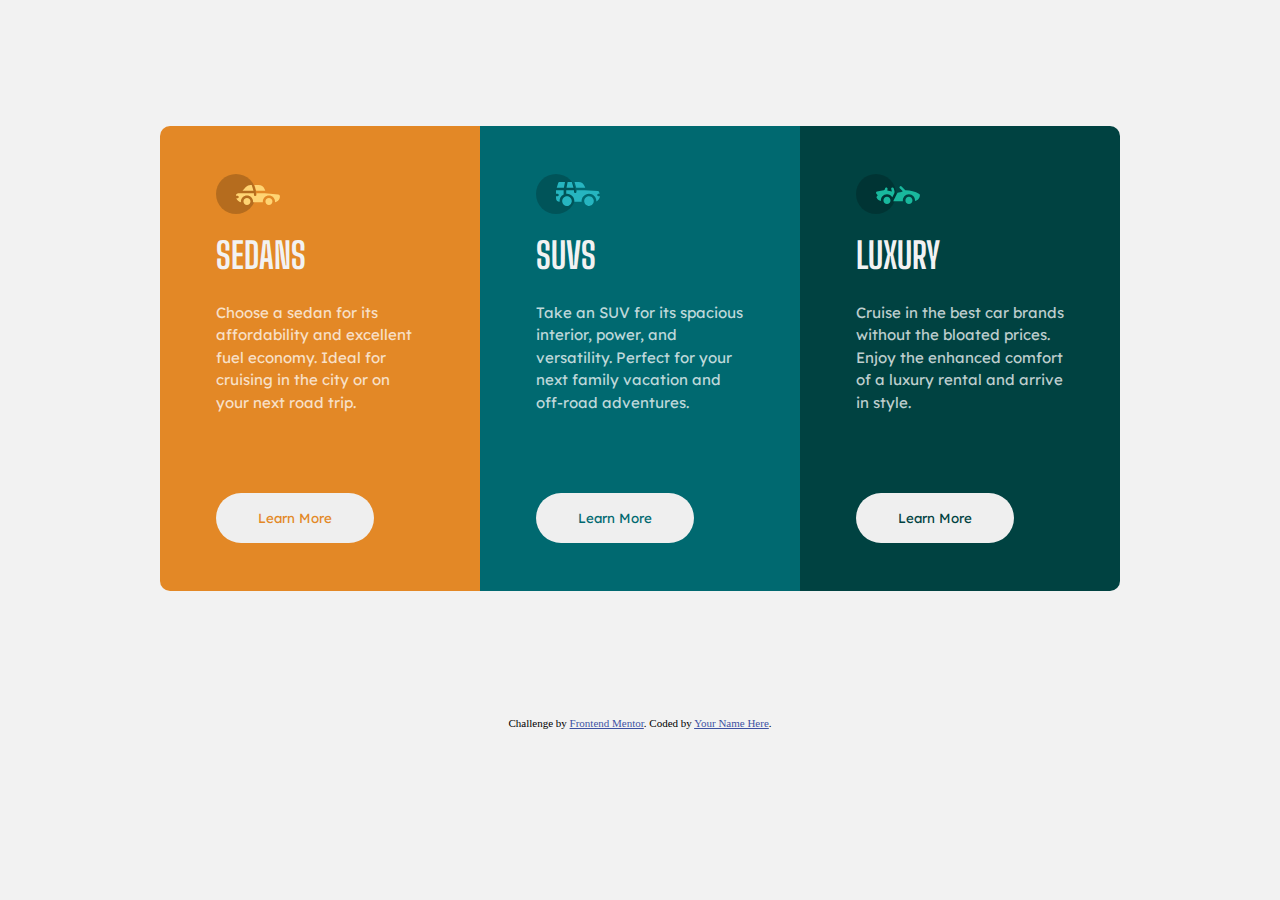
<file: 3ColumnPreviewCardComponent/3-column-preview-card-component-main/index.html>
<!DOCTYPE html>
<html lang="en">
  <head>
    <meta charset="UTF-8" />
    <meta name="viewport" content="width=device-width, initial-scale=1.0" />
    <!-- displays site properly based on user's device -->

    <link
      rel="icon"
      type="image/png"
      sizes="32x32"
      href="./images/favicon-32x32.png"
    />

    <title>Frontend Mentor | 3-column preview card component</title>

    <!-- Feel free to remove these styles or customise in your own stylesheet 👍 -->
    <link rel="stylesheet" href="./style.css" />
  </head>
  <body>
    <main class="container grid">
      <div class="sedan">
        <img src="./images/icon-sedans.svg" alt="sedan" />
        <h1>Sedans</h1>
        <p class="main-text">
          Choose a sedan for its affordability and excellent fuel economy. Ideal
          for cruising in the city or on your next road trip.
        </p>
        <button class="sedan-button">Learn More</button>
      </div>
      <div class="suv">
        <img src="./images/icon-suvs.svg" alt="suv" />
        <h1>SUVs</h1>
        <p class="main-text">
          Take an SUV for its spacious interior, power, and versatility. Perfect
          for your next family vacation and off-road adventures.
        </p>
        <button class="suv-button">Learn More</button>
      </div>
      <div class="luxury">
        <img src="images/icon-luxury.svg" alt="luxury" />
        <h1>Luxury</h1>
        <p class="main-text">
          Cruise in the best car brands without the bloated prices. Enjoy the
          enhanced comfort of a luxury rental and arrive in style.
        </p>
        <button class="luxury-button">Learn More</button>
      </div>
    </main>
    <div class="attribution">
      Challenge by
      <a href="https://www.frontendmentor.io?ref=challenge" target="_blank"
        >Frontend Mentor</a
      >. Coded by <a href="#">Your Name Here</a>.
    </div>
  </body>
</html>
</file>
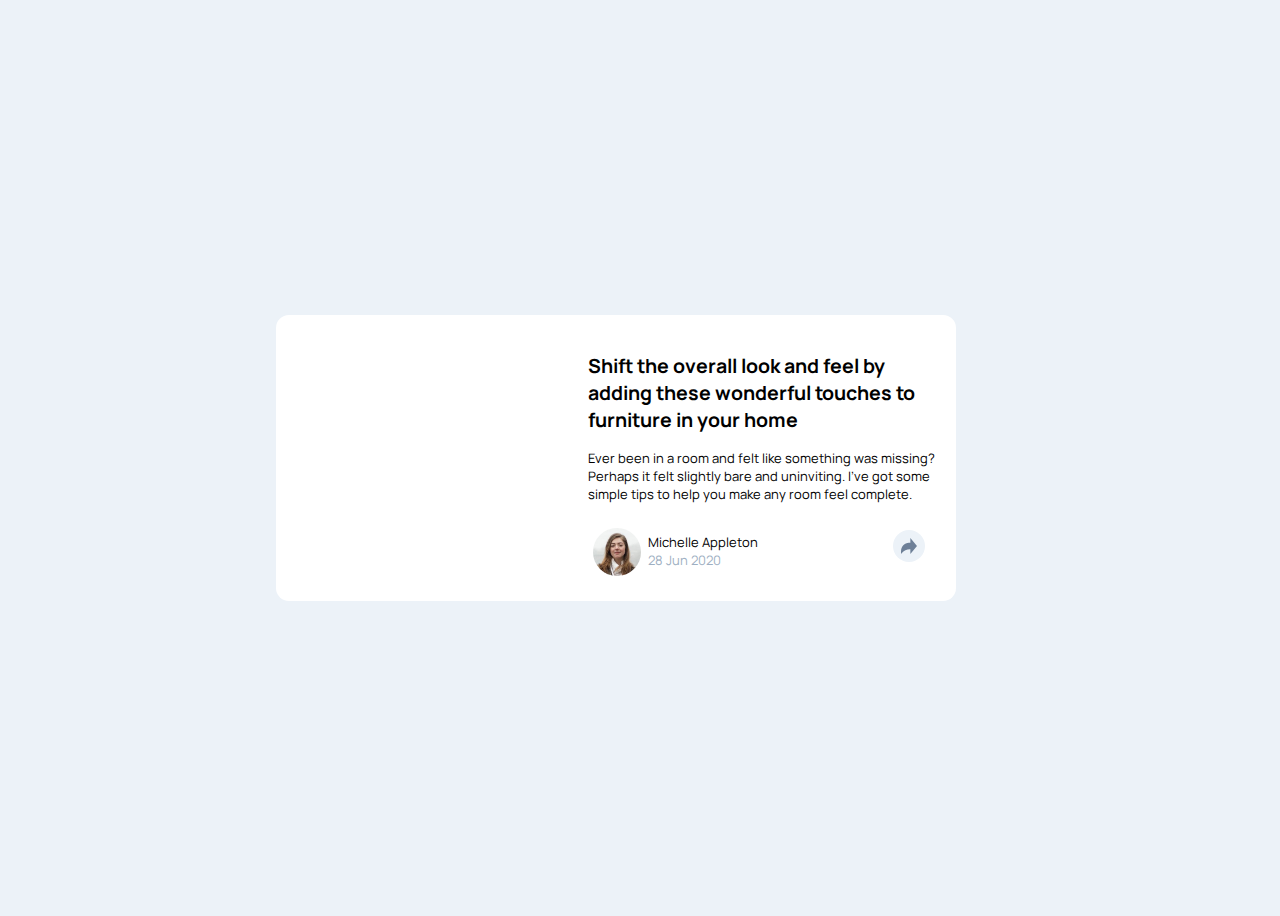
<file: ArticlePreviewComponent/article-preview-component-master/index.html>
<!DOCTYPE html>
<html lang="en">
  <head>
    <meta charset="UTF-8" />
    <meta name="viewport" content="width=device-width, initial-scale=1.0" />
    <!-- displays site properly based on user's device -->

    <link
      rel="icon"
      type="image/png"
      sizes="32x32"
      href="./images/favicon-32x32.png"
    />

    <title>Frontend Mentor | Article preview component</title>

    <!-- Feel free to remove these styles or customise in your own stylesheet 👍 -->
    <link rel="stylesheet" href="style.css" />
  </head>
  <body>
    <div class="container grid">
      <div class="card">
        <div class="img-header"></div>
        <div class="info">
          <div class="info__header">
            <h2>
              Shift the overall look and feel by adding these wonderful touches
              to furniture in your home
            </h2>
            <p>
              Ever been in a room and felt like something was missing? Perhaps
              it felt slightly bare and uninviting. I’ve got some simple tips to
              help you make any room feel complete.
            </p>
          </div>
          <div class="profile">
            <img
              class="profile__pic"
              src="images/avatar-michelle.jpg"
              alt="profile pic"
            />
            <div class="profile__info">
              <p class="name">Michelle Appleton</p>
              <p class="date">28 Jun 2020</p>
            </div>
            <div class="share">
              <a class="share-btn">
                <img src="./images/icon-share.svg" alt="share button" />
              </a>
            </div>
          </div>
        </div>
        <div class="share-hidden">
          <h2 class="share__name">SHARE</h2>
          <ul class="logos">
            <li>
              <a href="#">
                <img src="./images/icon-facebook.svg" alt="Facebook icon" />
              </a>
            </li>
            <li>
              <a href="#">
                <img src="./images/icon-twitter.svg" alt="Twitter icon" />
              </a>
            </li>
            <li>
              <a href="#">
                <img src="./images/icon-pinterest.svg" alt="Pinterest icon" />
              </a>
            </li>
          </ul>
          <div class="share">
            <a class="share-btn">
              <img src="./images/icon-share.svg" alt="share button" />
            </a>
          </div>
        </div>
        <div class="desktop-share">
          <h2 class="share__name">SHARE</h2>
          <ul class="logos">
            <li>
              <a href="#">
                <img src="./images/icon-facebook.svg" alt="Facebook Logo"
              /></a>
            </li>
            <li>
              <a href="#">
                <img src="./images/icon-twitter.svg" alt="Twitter Logo"
              /></a>
            </li>
            <li>
              <a href="#">
                <img src="./images/icon-pinterest.svg" alt="Pinterest Logo"
              /></a>
            </li>
          </ul>
        </div>
      </div>
    </div>
    <!-- <div class="attribution">
      Challenge by
      <a href="https://www.frontendmentor.io?ref=challenge" target="_blank"
        >Frontend Mentor</a
      >. Coded by <a href="#">Your Name Here</a>.
    </div> -->
    <script src="index.js"></script>
  </body>
</html>
</file>
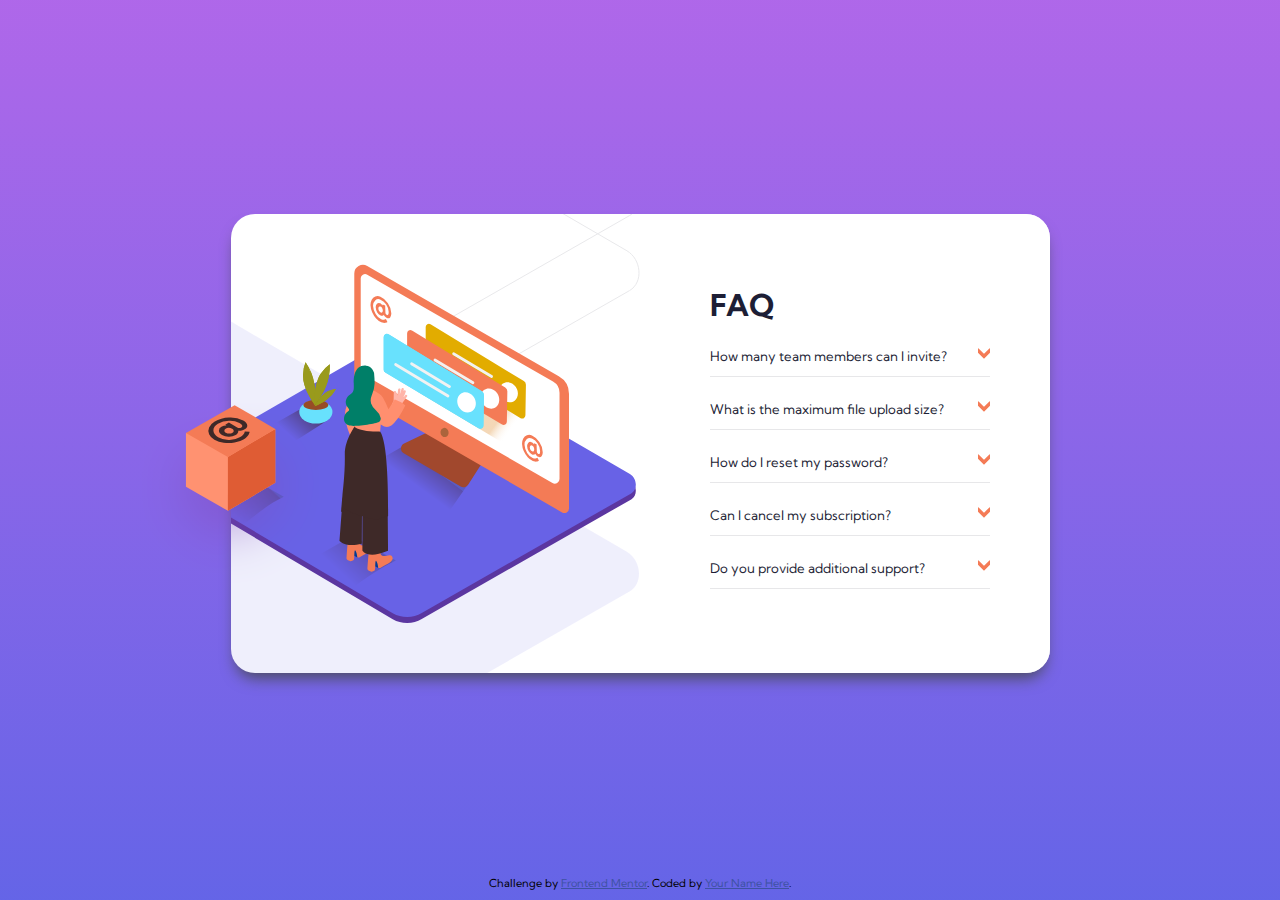
<file: FAQAccordionCard/faq-accordion-card-main/index.html>
<!DOCTYPE html>
<html lang="en">
  <head>
    <meta charset="UTF-8" />
    <meta name="viewport" content="width=device-width, initial-scale=1.0" />
    <!-- displays site properly based on user's device -->

    <link
      rel="icon"
      type="image/png"
      sizes="32x32"
      href="./images/favicon-32x32.png"
    />

    <title>Frontend Mentor | FAQ Accordion Card</title>

    <!-- Feel free to remove these styles or customise in your own stylesheet 👍 -->
    <link rel="stylesheet" href="style.css" />
    <script src="index.js"></script>
  </head>
  <body>
    <div class="top-img"></div>
    <div class="container">
      <div class="content">
        <h1 class="content__title">FAQ</h1>
        <dl class="list">
          <dt class="list__title">
            <p>How many team members can I invite?</p>
            <span class="arrow"></span>
          </dt>
          <dd class="list__description">
            You can invite up to 2 additional users on the Free plan. There is
            no limit on team members for the Premium plan.
          </dd>
          <dt class="list__title">
            <p>What is the maximum file upload size?</p>
            <span class="arrow"></span>
          </dt>
          <dd class="list__description">
            No more than 2GB. All files in your account must fit your allotted
            storage space.
          </dd>
          <dt class="list__title">
            <p>How do I reset my password?</p>
            <span class="arrow"></span>
          </dt>
          <dd class="list__description">
            Click “Forgot password” from the login page or “Change password”
            from your profile page. A reset link will be emailed to you.
          </dd>
          <dt class="list__title">
            <p>Can I cancel my subscription?</p>
            <span class="arrow"></span>
          </dt>
          <dd class="list__description">
            Yes! Send us a message and we’ll process your request no questions
            asked.
          </dd>
          <dt class="list__title">
            <p>Do you provide additional support?</p>
            <span class="arrow"></span>
          </dt>
          <dd class="list__description">
            Chat and email support is available 24/7. Phone lines are open
            during normal business hours.
          </dd>
        </dl>
      </div>
    </div>
    <div class="attribution">
      Challenge by
      <a href="https://www.frontendmentor.io?ref=challenge" target="_blank"
        >Frontend Mentor</a
      >. Coded by <a href="#">Your Name Here</a>.
    </div>
  </body>
</html>
</file>
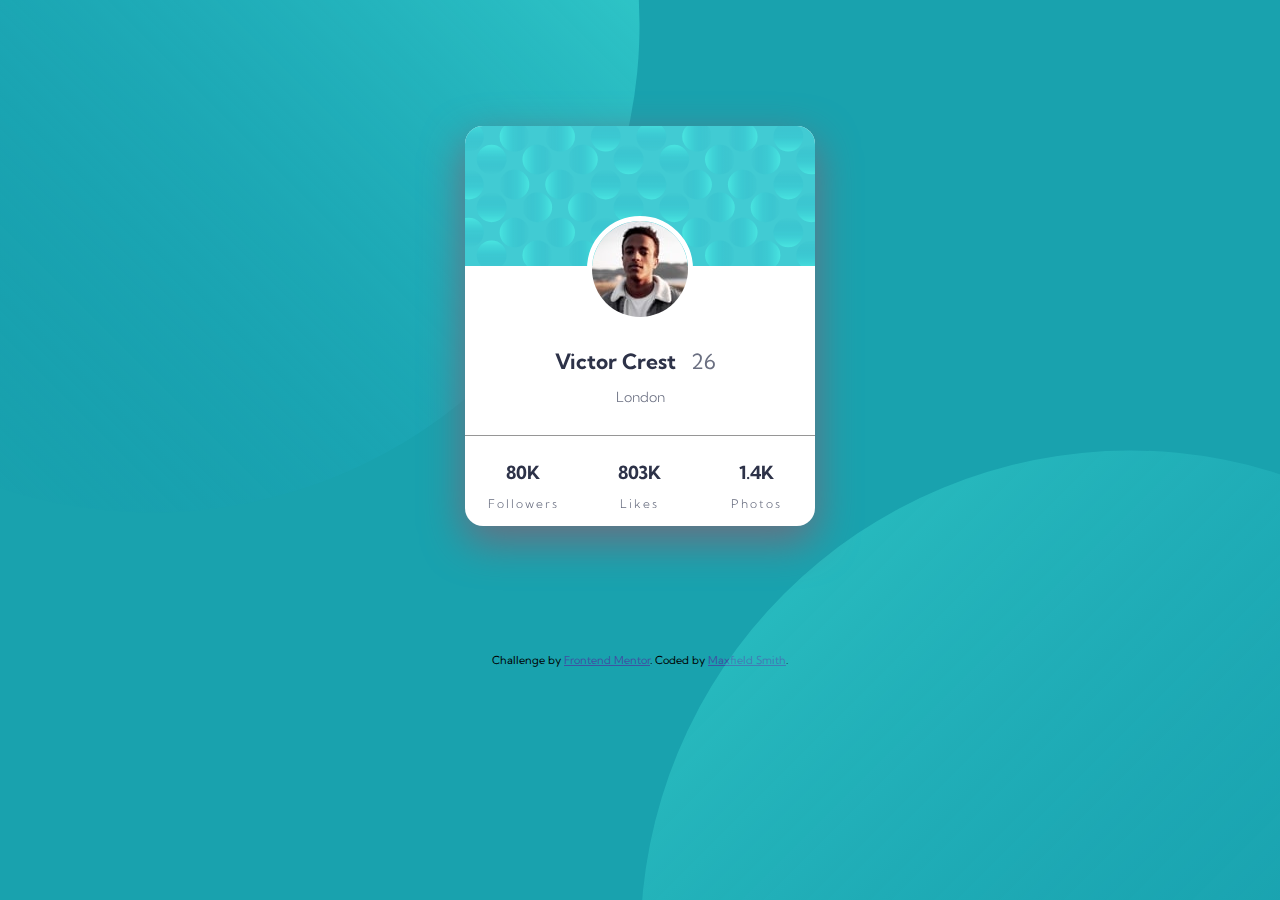
<file: ProfileCardComponent/profile-card-component-main/index.html>
<!DOCTYPE html>
<html lang="en">
  <head>
    <meta charset="UTF-8" />
    <meta name="viewport" content="width=device-width, initial-scale=1.0" />
    <!-- displays site properly based on user's device -->

    <link
      rel="icon"
      type="image/png"
      sizes="32x32"
      href="./images/favicon-32x32.png"
    />

    <title>Frontend Mentor | Profile card component</title>

    <!-- Feel free to remove these styles or customise in your own stylesheet 👍 -->
    <link rel="stylesheet" href="./style.css" />
  </head>
  <body>
    <div class="container">
      <img class="img-top" src="./images/bg-pattern-top.svg" alt="img-top" />
      <img
        class="img-bottom"
        src="./images/bg-pattern-bottom.svg"
        alt="img-bottom"
      />
      <div class="card">
        <div class="card-header">
          <img
            class="card-header-img"
            src="./images/bg-pattern-card.svg"
            alt="card banner"
          />
          <div class="profile-img-container">
            <img
              class="img-profile"
              src="./images/image-victor.jpg"
              alt="profile pic"
            />
          </div>
        </div>
        <div class="card-body">
          <div class="name">
            <h3>Victor Crest <span>26</span></h3>
            <p>London</p>
          </div>
          <hr />
          <div class="stats-grid">
            <div>
              <p class="stat">80K</p>
              <p class="stat-header">Followers</p>
            </div>
            <div>
              <p class="stat">803K</p>
              <p class="stat-header">Likes</p>
            </div>
            <div>
              <p class="stat">1.4K</p>
              <p class="stat-header">Photos</p>
            </div>
          </div>
        </div>
      </div>
      <div class="attribution">
        Challenge by
        <a href="https://www.frontendmentor.io?ref=challenge" target="_blank"
          >Frontend Mentor</a
        >. Coded by <a href="#">Maxfield Smith</a>.
      </div>
    </div>
  </body>
</html>
</file>
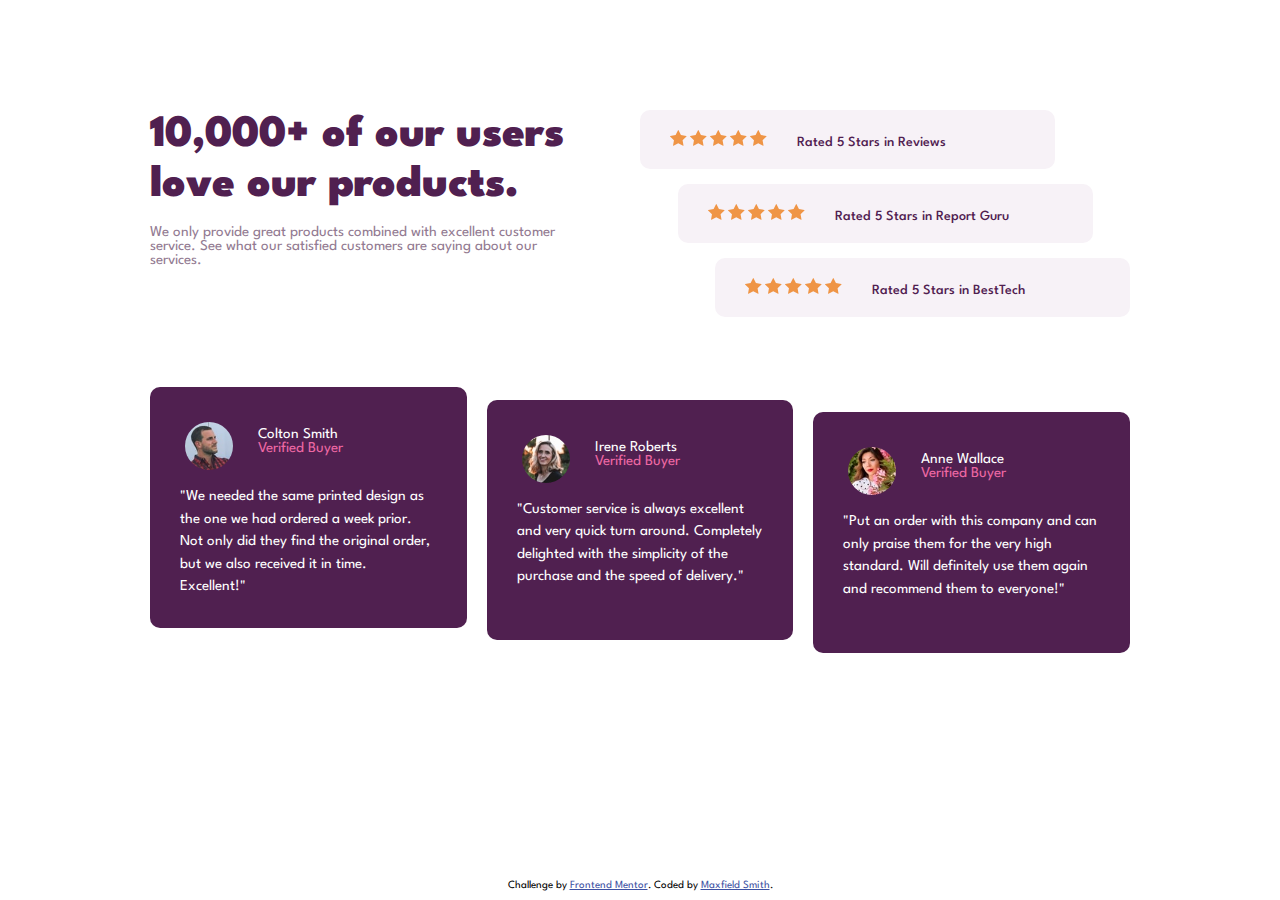
<file: SocialProofSection/social-proof-section-master/index.html>
<!DOCTYPE html>
<html lang="en">
  <head>
    <meta charset="UTF-8" />
    <meta name="viewport" content="width=device-width, initial-scale=1.0" />
    <!-- displays site properly based on user's device -->

    <link
      rel="icon"
      type="image/png"
      sizes="32x32"
      href="./images/favicon-32x32.png"
    />

    <title>Frontend Mentor | Social proof section</title>

    <!-- Feel free to remove these styles or customise in your own stylesheet 👍 -->
    <link rel="stylesheet" href="style.css" />
  </head>
  <body>
    <div class="container grid">
      <div class="welcome">
        <p class="welcome__header">10,000+ of our users love our products.</p>
        <p class="welcome__paragraph">
          We only provide great products combined with excellent customer
          service. See what our satisfied customers are saying about our
          services.
        </p>
      </div>
      <div class="star-review-grid">
        <div class="star-card">
          <div class="img-container">
            <img class="stars" src="./images/icon-star.svg" alt="star rating" />
            <img class="stars" src="./images/icon-star.svg" alt="star rating" />
            <img class="stars" src="./images/icon-star.svg" alt="star rating" />
            <img class="stars" src="./images/icon-star.svg" alt="star rating" />
            <img class="stars" src="./images/icon-star.svg" alt="star rating" />
          </div>
          <h3 class="star-review">Rated 5 Stars in Reviews</h3>
        </div>
        <div class="star-card">
          <div class="img-container">
            <img class="stars" src="./images/icon-star.svg" alt="star rating" />
            <img class="stars" src="./images/icon-star.svg" alt="star rating" />
            <img class="stars" src="./images/icon-star.svg" alt="star rating" />
            <img class="stars" src="./images/icon-star.svg" alt="star rating" />
            <img class="stars" src="./images/icon-star.svg" alt="star rating" />
          </div>
          <h3 class="star-review">Rated 5 Stars in Report Guru</h3>
        </div>
        <div class="star-card">
          <div class="img-container">
            <img class="stars" src="./images/icon-star.svg" alt="star rating" />
            <img class="stars" src="./images/icon-star.svg" alt="star rating" />
            <img class="stars" src="./images/icon-star.svg" alt="star rating" />
            <img class="stars" src="./images/icon-star.svg" alt="star rating" />
            <img class="stars" src="./images/icon-star.svg" alt="star rating" />
          </div>
          <h3 class="star-review">Rated 5 Stars in BestTech</h3>
        </div>
      </div>
      <div class="person-review-grid">
        <div class="card first__card">
          <div class="profile">
            <img class="profile__pic" src="./images/image-colton.jpg" alt="Colton">
            <div class="profile__info">
              <p class="name">Colton Smith</p>
              <p class="status">Verified Buyer</p>
            </div>
          </div>
          <div class="review">
            <p class="review__text">"We needed the same printed design as the one we had ordered a week prior. Not only did they find the original order, but we also received it in time. Excellent!"</p>
          </div>
        </div>
        <div class="card second__card">
          <div class="profile">
            <img class="profile__pic" src="./images/image-irene.jpg" alt="Irene">
            <div class="profile__info">
              <p class="name">Irene Roberts</p>
              <p class="status">Verified Buyer</p>
            </div>
          </div>
          <div class="review">
            <p class="review__text">"Customer service is always excellent and very quick turn around. Completely delighted with the simplicity of the purchase and the speed of delivery."</p>
          </div>
        </div>
        <div class="card third__card">
          <div class="profile">
            <img class="profile__pic" src="./images/image-anne.jpg" alt="Anne">
            <div class="profile__info">
              <p class="name">Anne Wallace</p>
              <p class="status">Verified Buyer</p>
            </div>
          </div>
          <div class="review">
            <p class="review__text">"Put an order with this company and can only praise them for the very high standard. Will definitely use them again and recommend them to everyone!"</p>
          </div>
        </div class="card">
      </div>
    </div>
    <div class="attribution">
      Challenge by
      <a href="https://www.frontendmentor.io?ref=challenge" target="_blank"
        >Frontend Mentor</a
      >. Coded by <a href="#">Maxfield Smith</a>.
    </div>
  </body>
</html>
</file>
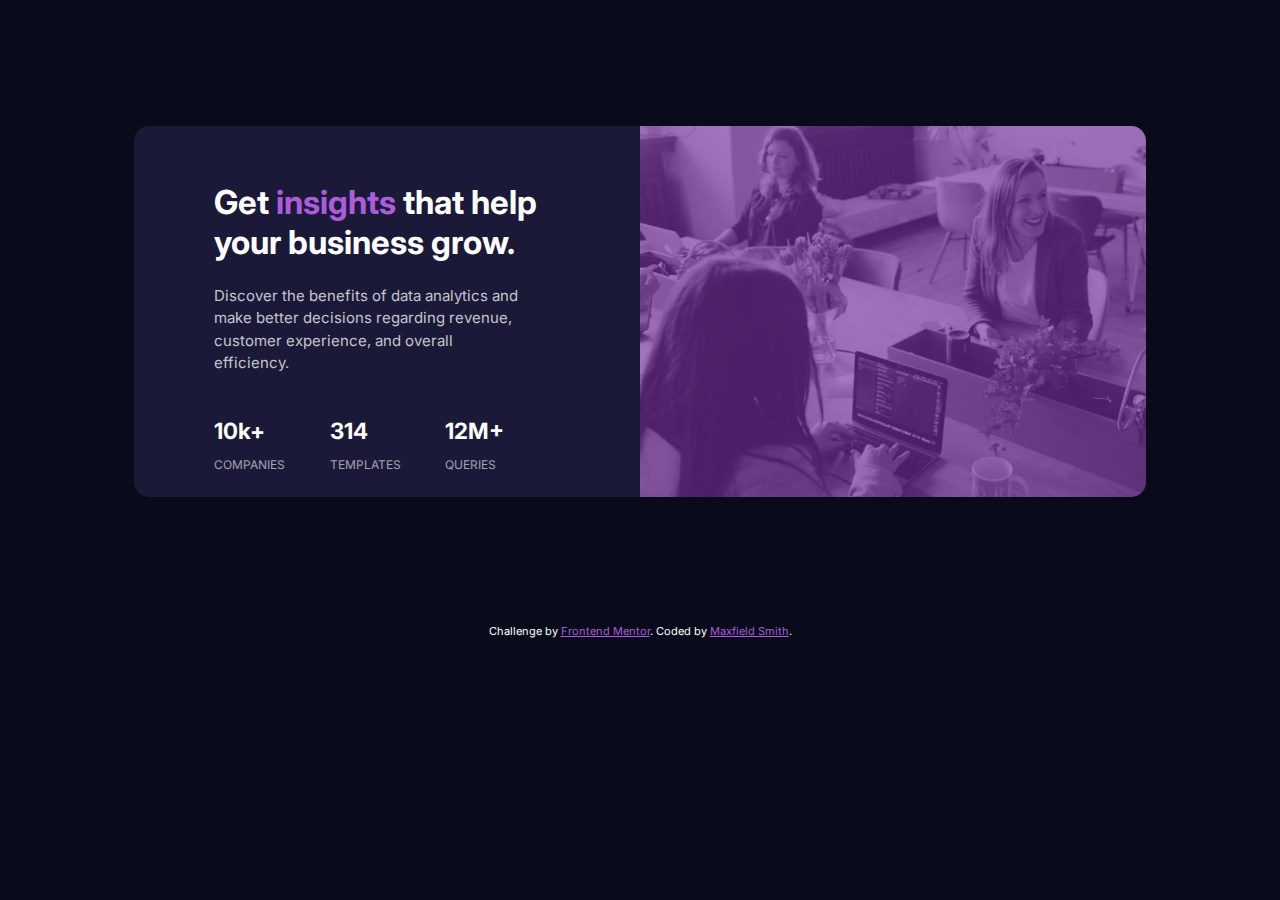
<file: StatsPreviewCardComponent/stats-preview-card-component-main/index.html>
<!DOCTYPE html>
<html lang="en">
  <head>
    <meta charset="UTF-8" />
    <meta name="viewport" content="width=device-width, initial-scale=1.0" />
    <!-- displays site properly based on user's device -->

    <link
      rel="icon"
      type="image/png"
      sizes="32x32"
      href="./images/favicon-32x32.png"
    />

    <title>Frontend Mentor | Stats preview card component</title>

    <!-- Feel free to remove these styles or customise in your own stylesheet 👍 -->
    <link rel="stylesheet" href="./styles.css" />
  </head>
  <body>
    <div class="container grid">
      <header>
        <img
          src="images/image-header-mobile.jpg"
          class="header-img"
          alt="banner"
        />
      </header>
      <main>
        <div>
          <div>
            <h1>
              Get <span class="purp">insights</span> that help your business
              grow.
            </h1>
            <p class="main-text">
              Discover the benefits of data analytics and make better decisions
              regarding revenue, customer experience, and overall efficiency.
            </p>
            <div class="stat-grid">
              <div>
                <p class="stat">10k+</p>
                <p class="stat-header">companies</p>
              </div>
              <div>
                <p class="stat">314</p>
                <p class="stat-header">templates</p>
              </div>
              <div>
                <p class="stat">12M+</p>
                <p class="stat-header">queries</p>
              </div>
            </div>
          </div>
          <div class="card-img"></div>
        </div>
      </main>
    </div>
    <div class="attribution">
      Challenge by
      <a href="https://www.frontendmentor.io?ref=challenge" target="_blank"
        >Frontend Mentor</a
      >. Coded by <a href="#">Maxfield Smith</a>.
    </div>
  </body>
</html>
</file>
<file: 3ColumnPreviewCardComponent/3-column-preview-card-component-main/style.css>
@import url("https://fonts.googleapis.com/css2?family=Lexend+Deca&display=swap");
@import url("https://fonts.googleapis.com/css2?family=Big+Shoulders+Display:wght@700&display=swap");

body {
  background-color: hsl(0, 0%, 95%);
  font-size: 15px;
}

.container {
  width: 85%;
  margin: 10% auto;
  border-radius: 1em;
}

main div:first-child {
  border-radius: 10px 10px 0 0;
}

main div:last-child {
  border-radius: 0 0 10px 10px;
}

.sedan {
  background-color: hsl(31, 77%, 52%);
  text-align: left;
  padding: 3rem 3.5rem;
}

.suv {
  background-color: hsl(184, 100%, 22%);
  text-align: left;
  padding: 3rem 3.5rem;
}

.luxury {
  background-color: hsl(179, 100%, 13%);
  text-align: left;
  padding: 3rem 3.5rem;
}

h1 {
  font-family: "Big Shoulders Display", sans-serif;
  text-transform: uppercase;
  font-weight: 700;
  color: hsl(0, 0%, 95%);
  margin-top: 1rem;
  font-size: 2.25rem;
}

p {
  color: hsla(0, 0%, 100%, 0.75);
  font-family: "Lexend Deca", sans-serif;
  margin-top: 1.5em;
  line-height: 1.5;
}

button {
  padding: 15px 40px;
  border: 2px solid transparent;
  border-radius: 2em;
  font-family: "Lexend Deca", sans-serif;
  cursor: pointer;
}

.sedan-button {
  color: hsl(31, 77%, 52%);
}

.suv-button {
  color: hsl(184, 100%, 22%);
}

.luxury-button {
  color: hsl(179, 100%, 13%);
}

.sedan-button:hover,
.sedan-button:focus,
.sedan-button:active {
  background-color: hsl(31, 77%, 52%);
  color: hsl(0, 0%, 95%);
  border: hsl(0, 0%, 95%) solid 2px;
  border-radius: 2em;
}

.suv-button:hover,
.suv-button:focus,
.suv-button:active {
  background-color: hsl(184, 100%, 22%);
  color: hsl(0, 0%, 95%);
  border: hsl(0, 0%, 95%) solid 2px;
  border-radius: 2em;
}

.luxury-button:hover,
.luxury-button:focus,
.luxury-button:active {
  background-color: hsl(179, 100%, 13%);
  color: hsl(0, 0%, 95%);
  border: hsl(0, 0%, 95%) solid 2px;
  border-radius: 2em;
}

.attribution {
  font-size: 11px;
  text-align: center;
}

.attribution a {
  color: hsl(228, 45%, 44%);
}

@media (min-width: 700px) {
  .grid {
    display: grid;
    grid-template-columns: 1fr 1fr 1fr;
    justify-items: center;
    align-items: center;
    max-width: 960px;
  }

  .sedan {
    order: 1;
  }

  .suv {
    order: 2;
  }

  .luxury {
    order: 3;
  }
  button {
    margin-top: 4rem;
  }

  main div:first-child {
    border-radius: 10px 0 0 10px;
  }

  main div:last-child {
    border-radius: 0 10px 10px 0;
  }
}
</file>
<file: ArticlePreviewComponent/article-preview-component-master/style.css>
@import url("https://fonts.googleapis.com/css2?family=Manrope:wght@500;700&display=swap");

*,
*::before,
*::after {
  box-sizing: border-box;
}

:root {
  --clr-very-dark-gray-blue: hsl(217, 19%, 35%);
  --clr-dark-blue: hsl(214, 17%, 51%);
  --clr-gray-blue: hsl(212, 23%, 69%);
  --clr-light-gray-blue: hsl(210, 46%, 95%);
}

html {
  font-size: 13px;
}

body {
  font-family: "Manrope", sans-serif;
  min-height: 100vh;
  min-width: 100vw;
  justify-content: center;
  align-content: center;
  background-color: var(--clr-light-gray-blue);
}

p {
  margin: 0;
}

.container {
  width: 95%;
  padding: 50px 20px;
}

.card {
  display: grid;
  grid-template-rows: 1fr 1.6fr;
  border-radius: 1em;
  box-shadow: 10px;
  background-color: white;
}

.img-header {
  background-image: url(./images/drawers.jpg);
  height: 100%;
  display: block;
  border-radius: 1em 1em 0 0;
  background-size: cover;
}

.info {
  padding: 20px;
}

.info__header {
  padding-bottom: 20px;
}

.profile {
  display: grid;
  grid-template-columns: 50px 1fr 50px;
  grid-gap: 10px;
}

.profile__pic {
  height: 48px;
  width: 48px;
  border-radius: 50%;
  position: relative;
  margin: 5px;
}

.profile__info {
  padding: 10px 0 0 0;
}

.name {
  color: var(--clr-very-dark-blue);
  display: block;
  position: relative;
}

.date {
  color: var(--clr-gray-blue);
  position: relative;
  display: block;
}

.share-btn {
  display: flex;
  height: 32px;
  width: 32px;
  border-radius: 50%;
  background-color: var(--clr-light-gray-blue);
  transform: translateY(7px) translateX(7px);
  cursor: pointer;
}

.share-btn img {
  margin: auto;
  height: 16px;
  width: 16px;
}

.share-hidden {
  display: flex;
  justify-content: space-between;
  align-items: center;
  background-color: var(--clr-very-dark-gray-blue);
  padding: 1.5rem 2.5rem 1.5rem 2.5rem;
  width: 100%;
  color: var(--clr-light-gray-blue);
  border-radius: 0 0 1em 1em;
  display: none;
}

.share-hidden ul li {
  display: inline-block;
}

.desktop-share {
  position: absolute;
  top: 267px;
  right: 200px;
  width: 230px;
  display: flex;
  justify-content: space-between;
  align-items: center;
  background-color: var(--clr-very-dark-gray-blue);
  padding: 1rem 2rem 1rem 2rem;
  border-radius: 1em;
  display: none;
}

.desktop-share ul li {
  display: inline-block;
}

.desktop-share .share__name {
  font-weight: 700;
  letter-spacing: 5px;
  color: var(--clr-light-gray-blue);
  flex: 40%;
}

.desktop-share .logos {
  display: flex;
  justify-content: space-between;
  flex: 30%;
}

.desktop-share::after {
  position: absolute;
  content: "";
  background: var(--dark-gray-blue);
  top: 45px;
  right: 105px;
  height: 10px;
  width: 10px;
  -webkit-transform: rotate(45deg);
  transform: rotate(45deg);
}

.show {
  display: flex;
  transition: all 1s ease-in;
}

.attribution {
  font-size: 11px;
  text-align: center;
}

.attribution a {
  color: hsl(228, 45%, 44%);
}

@media (min-width: 700px) {
  .container {
    display: flex;
    flex-direction: column;
    justify-content: center;
    align-items: center;
    height: 100vh;
  }
  .card {
    display: grid;
    grid-template-columns: 40% 1fr;
    grid-template-rows: none;
    grid-gap: 20px;
    width: 680px;
  }

  .img-header {
    background-image: url(https://github.com/lynnecodes/FM-articlepreviewcomponent/blob/master/images/drawers.jpg?raw=true);
    background-size: cover;
    height: 100%;
    border-bottom-left-radius: 10px;
    border-top-left-radius: 10px;
  }

  .info {
    padding: 20px;
  }
}
</file>
<file: FAQAccordionCard/faq-accordion-card-main/style.css>
@import url("https://fonts.googleapis.com/css2?family=Kumbh+Sans&display=swap");

*,
*::before,
*::after {
  box-sizing: border-box;
  border: none;
  margin: 0;
  padding: 0;
  outline: none;
}

:root {
  --clr-text-dark-blue: hsl(238, 29%, 16%);
  --clr-text-soft-red: hsl(14, 88%, 65%);
  --clr-text-dark-gray-blue: hsl(237, 12%, 33%);
  --clr-text-gray-blue: hsl(240, 6%, 50%);
  --clr-bg-soft-violet: hsl(273, 75%, 66%);
  --clr-bg-soft-blue: hsl(240, 73%, 65%);
  --clr-hr-light-gray-blue: hsl(240, 5%, 91%);
}

html {
  min-width: 320px;
  font-size: 12px;
}

body {
  font-family: "Kumbh Sans", sans-serif;
  background: linear-gradient(
    to bottom,
    var(--clr-bg-soft-violet),
    var(--clr-bg-soft-blue)
  );
  min-height: 100vh;
  min-width: 100vw;
  display: flex;
  flex-direction: column;
  justify-content: space-between;
  align-items: center;
  padding: 10px;
  background-repeat: no-repeat;
  background-size: cover;
  overflow-x: hidden;
}

.top-img {
  width: 266px;
  height: 196px;
  background-image: url("./images/illustration-woman-online-mobile.svg"),
    url("./images/bg-pattern-mobile.svg");
  background-repeat: no-repeat;
  background-position: center, bottom center;
  position: absolute;
}

.container {
  margin: calc(50px + (196px / 2)) auto 0 auto;
  width: 95%;
  background-color: #ffffff;
  border-radius: 2rem;
  padding-top: 8rem;
  box-shadow: 0 10px 15px -5px var(--clr-text-dark-gray-blue);
}

.content {
  margin: auto;
  padding: 2rem;
}

.content__title {
  color: var(--clr-text-dark-blue);
  font-weight: 700;
  text-align: center;
}

.list {
  font-weight: 400;
}

.list__title {
  margin: 1rem 0;
  padding: 1rem 0;
  font-size: 1.1rem;
  border-bottom: solid thin var(--clr-hr-light-gray-blue);
  display: flex;
  justify-content: space-between;
  align-content: center;
  flex-wrap: nowrap;
  cursor: pointer;
  color: var(--clr-text-dark-blue);
}

.list__title * {
  pointer-events: none;
}

.list__title--selected {
  color: hsl(238, 29%, 16%);
  font-weight: 700;
  border: none;
}

.list__title:hover {
  color: var(--clr-text-soft-red);
}

.arrow {
  display: block;
  min-width: 1rem;
  min-height: 1rem;
  width: 1rem;
  height: 1rem;
  margin-left: 1rem;
  background-image: url(./images/icon-arrow-down.svg);
  background-repeat: no-repeat;
  background-position: center;
  background-size: cover;
}

.list__description {
  display: none;
  font-size: 1.1rem;
  color: var(--clr-text-gray-blue);
  padding-bottom: 1rem;
  border-bottom: solid thin var(--clr-hr-light-gray-blue);
}

.list__description--selected {
  display: block;
}

.flip-vertically {
  transform: scaleY(-1);
}

.attribution {
  font-size: 11px;
  text-align: center;
}

.attribution a {
  color: hsl(228, 45%, 44%);
}

@media (min-width: 768px) {
  /* container */
  .container {
    width: 65%;
    margin: auto;
    padding: 0;
    background-image: url("./images/illustration-woman-online-desktop.svg"),
      url("./images/bg-pattern-desktop.svg");
    background-repeat: no-repeat;
    background-position: calc(-472px / 7) center,
      calc(-966px / 1.735) calc(-945px / 3);
    overflow: hidden;
    max-width: 900px;
  }

  /* content */
  .content {
    max-width: 400px;
    min-width: 400px;
    margin: 0 0 0 auto;
    background-color: rgba(255, 255, 255, 0.8);
    height: 100%;
    padding: 6rem 5rem;
  }

  .content__title {
    text-align: left;
    font-size: 2.5rem;
  }

  /* left side image */
  .top-img {
    width: 191px;
    height: 184px;
    background-image: url("./images/illustration-box-desktop.svg");
    background-position: center;
  }
}
</file>
<file: ProfileCardComponent/profile-card-component-main/style.css>
@import url("https://fonts.googleapis.com/css2?family=Kumbh+Sans&display=swap");

body {
  font-family: "Kumbh Sans", Arial, Helvetica, sans-serif;
  font-size: 18px;
  background-color: hsl(185, 75%, 39%);
}

.img-top {
  position: fixed;
  right: 50%;
  bottom: 43%;
}

.img-bottom {
  position: fixed;
  top: 50%;
  left: 50%;
}

.card {
  width: 350px;
  height: 400px;
  margin: 10% auto;
  position: relative;
  background-color: #ffffff;
  box-shadow: 0px 15px 40px 1px hsl(227, 10%, 46%);
  border-radius: 1em;
  z-index: 1000;
}

.card-header {
  height: auto;
}

.card-header-img {
  border-radius: 1em 1em 0 0;
}

.profile-img-container {
  display: flex;
  bottom: 55px;
  position: relative;
  justify-content: center;
}

.img-profile {
  border-radius: 50%;
  border: 5px solid #ffffff;
}

.card-body {
  position: relative;
  bottom: 55px;
}

.name {
  align-items: center;
  flex-direction: column;
  display: flex;
  padding: 5px;
}

.name h3 {
  font-weight: 700;
  color: hsl(229, 23%, 23%);
}

.name span {
  margin: 0px 10px;
  font-weight: 400;
  color: hsl(227, 10%, 46%);
}

.name p {
  font-size: 14px;
  font-weight: 300;
  margin: -7px 0 15px;
  color: hsl(227, 10%, 46%);
}

hr {
  height: 1px;
  background-color: hsl(0, 0%, 59%);
  border: none;
}

.stats-grid {
  position: relative;
  margin-top: 15px;
}

.stat {
  margin: 10px;
  font-weight: 700;
  color: hsl(229, 23%, 23%);
}

.stat-header {
  font-size: 12px;
  font-weight: 300;
  letter-spacing: 2px;
  color: hsl(227, 10%, 46%);
}

.attribution {
  font-size: 11px;
  text-align: center;
}

.attribution a {
  color: hsl(228, 45%, 44%);
}

@media (min-width: 700px) {
  .stats-grid {
    display: grid;
    grid-template-columns: repeat(3, 1fr);
    text-align: center;
  }
}
</file>
<file: SocialProofSection/social-proof-section-master/style.css>
@import url("https://fonts.googleapis.com/css2?family=Spartan:wght@400;500;700&display=swap");

*,
*::before,
*::after {
  box-sizing: border-box;
  border: none;
  margin: 0;
  padding: 0;
  outline: none;
}

:root {
  --clr-very-dark-magenta: hsl(300, 43%, 22%);
  --clr-soft-pink: hsl(333, 80%, 67%);
  --clr-dark-gray-magenta: hsl(303, 10%, 53%);
  --clr-light-gray-magenta: hsl(300, 24%, 96%);
  --clr-white: hsl(0, 0%, 100%);
}

html {
  min-width: 320px;
}

body {
  font-family: "Spartan", sans-serif;
  font-size: 15px;
  min-height: 100vh;
  min-width: 100vw;
  display: flex;
  flex-direction: column;
  justify-content: space-between;
  align-items: center;
  padding: 10px 0;
}

.container {
  text-align: center;
  margin: 15% 15px;
  background-color: var(--clr-white);
}

.welcome {
  padding-bottom: 30px;
}

.welcome__header {
  color: var(--clr-very-dark-magenta);
  font-weight: 700;
  font-size: 2rem;
  padding-bottom: 15px;
  padding-left: 10px;
  padding-right: 10px;
}

.welcome__paragraph {
  color: var(--clr-dark-gray-magenta);
  font-weight: 400;
}

.star-review-grid {
  padding-bottom: 30px;
}

.star-card {
  background-color: var(--clr-light-gray-magenta);
  padding: 10px 0;
  margin-bottom: 15px;
  border-radius: 10px;
}

.star-review {
  font-weight: 500;
  padding-top: 5px;
  color: var(--clr-very-dark-magenta);
}

.card {
  background-color: var(--clr-very-dark-magenta);
  border-radius: 10px;
  padding: 30px 30px;
  margin-bottom: 15px;
}

.profile {
  position: relative;
  display: flex;
  padding-bottom: 10px;
  text-align: left;
  align-content: center;
}

.profile__pic {
  width: 48px;
  height: 48px;
  border-radius: 50%;
  position: relative;
  margin: 5px;
}

.profile__info {
  padding: 10px 0 0 20px;
}

.name {
  color: var(--clr-white);
  display: block;
  position: relative;
}

.status {
  color: var(--clr-soft-pink);
  position: relative;
  display: block;
}

.review__text {
  color: var(--clr-white);
  text-align: left;
  line-height: 1.5;
}

.attribution {
  font-size: 11px;
  text-align: center;
}

.attribution a {
  color: hsl(228, 45%, 44%);
}

@media (min-width: 700px) {
  .container {
    margin: 100px 150px;
  }

  .grid {
    display: flex;
    flex-wrap: wrap;
  }

  .grid > * {
    flex: 1 1 50%;
  }

  .welcome {
    text-align: left;
    padding-right: 50px;
    padding-bottom: 50px;
  }

  .welcome__header {
    font-size: 3em;
    font-weight: 900;
    padding-left: 0;
    line-height: 50px;
  }

  .star-card {
    display: flex;
    align-items: center;
    padding: 20px 20px 20px 30px;
    font-size: 12px;
  }

  .img-container {
    margin-right: 30px;
  }

  .star-card:nth-child(1) {
    margin-right: 75px;
  }

  .star-card:nth-child(2) {
    margin-right: 37.5px;
    margin-left: 37.5px;
  }

  .star-card:nth-child(3) {
    margin-left: 75px;
  }

  .person-review-grid {
    display: grid;
    grid-template-columns: repeat(3, 1fr);
    padding-top: 25px;
  }

  .card {
    margin: 0 10px;
  }

  .card:nth-child(1) {
    margin-bottom: 25px;
    margin-left: 0;
  }

  .card:nth-child(2) {
    margin-top: 12.5px;
    margin-bottom: 12.5px;
  }

  .card:nth-child(3) {
    margin-top: 25px;
    margin-right: 0;
  }
}
</file>
<file: StatsPreviewCardComponent/stats-preview-card-component-main/styles.css>
@import url("https://fonts.googleapis.com/css2?family=Inter:wght@400;700&family=Lexend+Deca&display=swap");

body {
  background-color: hsl(233, 47%, 7%);
  font-family: "Inter", sans-serif;
  font-size: 15px;
}

.container {
  width: 80%;
  margin: 10% auto;
  text-align: center;
  background-color: hsl(244, 38%, 16%);
  border-radius: 1em;
}

header {
  background-color: rgb(115, 46, 158);
  border-top-right-radius: 1em;
  border-bottom-right-radius: 1em;
}

.header-img {
  display: block;
  max-width: 100%;
  border-top-left-radius: 1em;
  border-top-right-radius: 1em;
  opacity: 0.35;
}

main {
  padding: 20px;
}

h1 {
  color: hsl(0, 0%, 100%);
  font-size: 2.2em;
  font-weight: 700;
}

.purp {
  color: hsl(277, 64%, 61%);
}

.main-text {
  color: hsla(0, 0%, 100%, 0.75);
  line-height: 1.5;
}

.stat-grid {
  margin-top: 40px;
}

.stat-header {
  text-transform: uppercase;
  color: hsla(0, 0%, 100%, 0.6);
  font-size: 12px;
  margin-top: -10px;
}

.stat {
  font-size: 1.5em;
  color: hsl(0, 0%, 100%);
  font-weight: 700;
}

@media (min-width: 700px) {
  .grid {
    display: grid;
    grid-template-columns: 1fr 1fr;
    justify-items: center;
    align-items: center;
  }

  header {
    order: 2;
  }

  .header-img {
    border-top-left-radius: 0px;
    border-top-right-radius: 1em;
    border-bottom-right-radius: 1em;
  }

  main {
    text-align: left;
    margin: 0 60px;
    padding-bottom: 0;
  }

  .main-text {
    width: 90%;
  }

  .stat-grid {
    display: grid;
    grid-template-columns: repeat(3, 1fr);
    margin-top: 20px;
  }
}

.attribution {
  font-size: 11px;
  text-align: center;
  color: #fff;
}
.attribution a {
  color: hsl(277, 64%, 61%);
}
</file>
